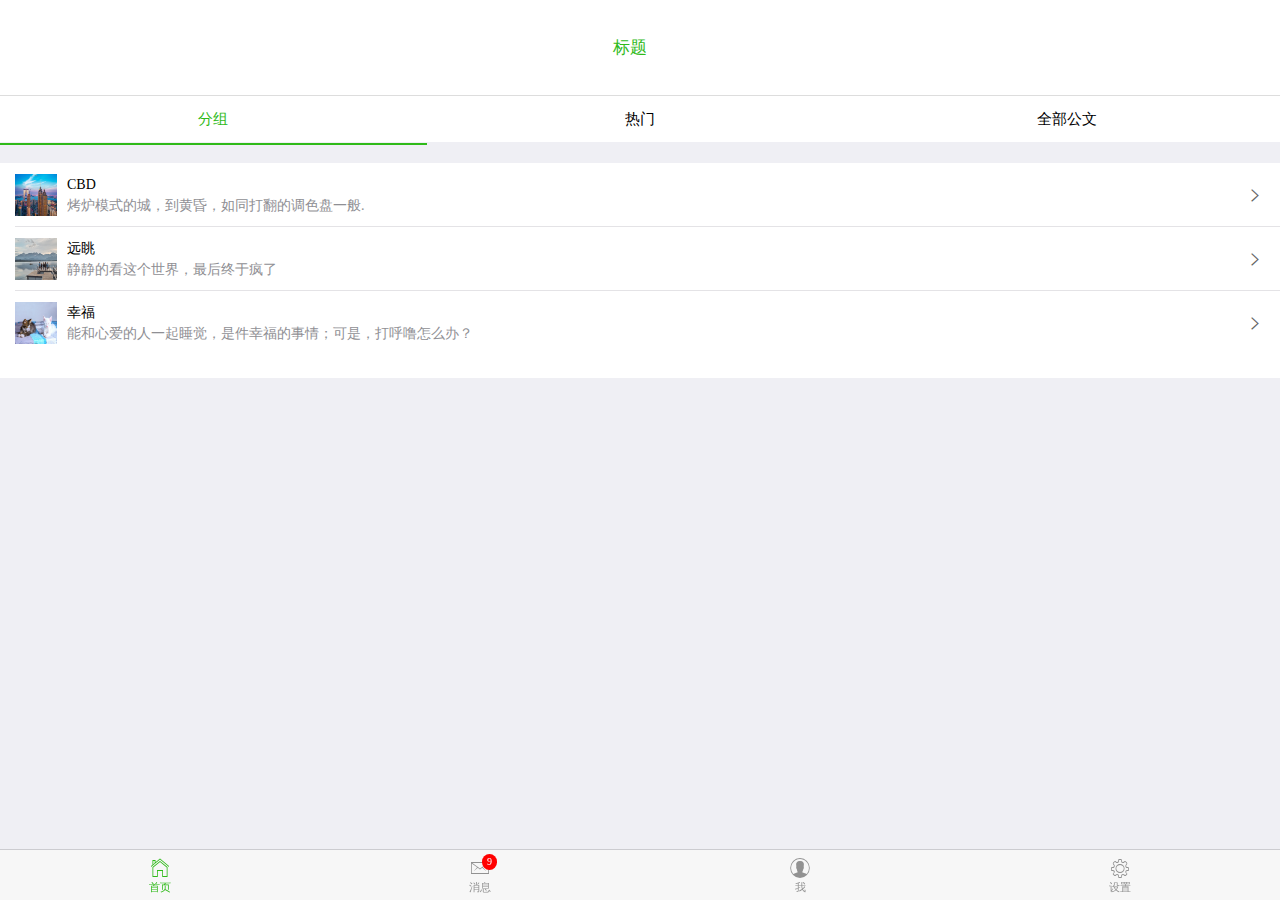
<file: native/index.html>
<!DOCTYPE html>
<html>
<head>
    <meta charset="utf-8">
    <meta name="viewport" content="width=device-width,initial-scale=1,minimum-scale=1,maximum-scale=1,user-scalable=no" />
    <title></title>
    <link href="css/mui.min.css" rel="stylesheet"/>
    <script src="js/flexible.js"></script>
    <link rel="stylesheet" type="text/css" href="css/css.css"/>
</head>
	<script src="js/jquery-1.8.3.min.js"></script>
	<style>
		.mui-control-content {
			background-color: white;
			min-height: 215px;
		}
		.mui-control-content .mui-loading {
			margin-top: 50px;
		}
		.title{
				margin: 20px 15px 10px;
				color: #6d6d72;
				font-size: 15px;
			}
			
			.oa-contact-cell.mui-table .mui-table-cell {
				padding: 11px 0;
				vertical-align: middle;
			}
			
			.oa-contact-cell {
				position: relative;
				margin: -11px 0;
			}
	
			.oa-contact-avatar {
				width: 75px;
			}
			.oa-contact-avatar img {
				border-radius: 50%;
			}
			.oa-contact-content {
				width: 100%;
			}
			.oa-contact-name {
				margin-right: 20px;
			}
			.oa-contact-name, oa-contact-position {
				float: left;
			}
		</style>
<body class="news">
		<header class="hadnav">
		    <h1 class="mui-title">标题</h1>
		</header>
		<div class="mui-content">
			<div id="slider" class="mui-slider">
				<div id="sliderSegmentedControl" class="mui-slider-indicator mui-segmented-control mui-segmented-control-inverted">
					<a class="mui-control-item mui-active" href="#item1mobile">
						分组
					</a>
					<a class="mui-control-item" href="#item2mobile">
						热门
					</a>
					<a class="mui-control-item" href="#item3mobile">
						全部公文
					</a>
				</div>
				<div id="sliderProgressBar" class="mui-slider-progress-bar mui-col-xs-4"></div>
				<div class="mui-slider-group">
					<div id="item1mobile" class="mui-slider-item mui-control-content mui-active">
						<div id="scroll1" class="mui-scroll-wrapper">
							<div class="mui-scroll">
								<ul class="mui-table-view mui-table-view-chevron">
									<li class="mui-table-view-cell mui-media">
										<a class="mui-navigate-right">
											<img class="mui-media-object mui-pull-left" src="img/cbd.jpg">
											<div class="mui-media-body">
												CBD
												<p class='mui-ellipsis'>烤炉模式的城，到黄昏，如同打翻的调色盘一般.</p>
											</div>
										</a>
									</li>
									<li class="mui-table-view-cell mui-media">
										<a class='mui-navigate-right' href="javascript:;">
											<img class="mui-media-object mui-pull-left" src="img/yuantiao.jpg">
											<div class="mui-media-body">
												远眺
												<p class='mui-ellipsis'>静静的看这个世界，最后终于疯了</p>
											</div>
										</a>
									</li>
									<li class="mui-table-view-cell mui-media">
										<a class="mui-navigate-right">
											<img class="mui-media-object mui-pull-left" src="img/shuijiao.jpg">
											<div class="mui-media-body">
												幸福
												<p class='mui-ellipsis'>能和心爱的人一起睡觉，是件幸福的事情；可是，打呼噜怎么办？</p>
											</div>
										</a>
									</li>
								</ul>
							</div>
						</div>
					</div>
					<div id="item2mobile" class="mui-slider-item mui-control-content">
						<div id="scroll2" class="mui-scroll-wrapper">
							<div class="mui-scroll">
								<div class="mui-loading">
									<div class="mui-spinner">
									</div>
								</div>
							</div>
						</div>

					</div>
					<div id="item3mobile" class="mui-slider-item mui-control-content">
						<div id="scroll3" class="mui-scroll-wrapper">
							<div class="mui-scroll">
								<div class="mui-loading">
									<div class="mui-spinner">
									</div>
								</div>
							</div>
						</div>

					</div>
				</div>
			</div>
		</div>
		<nav class="mui-bar mui-bar-tab">
			<a class="mui-tab-item mui-active" href="#tabbar">
				<span class="mui-icon mui-icon-home"></span>
				<span class="mui-tab-label">首页</span>
			</a>
			<a class="mui-tab-item" href="#tabbar-with-chat">
				<span class="mui-icon mui-icon-email"><span class="mui-badge">9</span></span>
				<span class="mui-tab-label">消息</span>
			</a>
			<a class="mui-tab-item" href="#tabbar-with-contact">
				<span class="mui-icon mui-icon-contact"></span>
				<span class="mui-tab-label">我</span>
			</a>
			<a class="mui-tab-item" href="#tabbar-with-map">
				<span class="mui-icon mui-icon-gear"></span>
				<span class="mui-tab-label">设置</span>
			</a>
		</nav>
		<script src="js/mui.js"></script>
		<script>
			mui.init({
				swipeBack: false
			});
			(function($) {
				$('.mui-scroll-wrapper').scroll({
					indicators: true //是否显示滚动条
				});
				var str ='<ul class="mui-table-view mui-table-view-chevron">'+
									'<li class="mui-table-view-cell mui-media">'+
										'<a class="mui-navigate-right">'+
											'<img class="mui-media-object mui-pull-left" src="img/cbd.jpg">'+
											'<div class="mui-media-body">'+
												'CBD'+
												'<p class="mui-ellipsis">烤炉模式的城，到黄昏，如同打翻的调色盘一般.</p>'+
											'</div>'+
										'</a>'+
									'</li>'+
									'<li class="mui-table-view-cell mui-media">'+
										'<a class="mui-navigate-right" href="javascript:;">'+
											'<img class="mui-media-object mui-pull-left" src="img/yuantiao.jpg">'+
											'<div class="mui-media-body">'+
												'远眺'+
												'<p class="mui-ellipsis">静静的看这个世界，最后终于疯了</p>'+
											'</div>'+
										'</a>'+
									'</li>'+
									'<li class="mui-table-view-cell mui-media">'+
										'<a class="mui-navigate-right">'+
											'<img class="mui-media-object mui-pull-left" src="img/shuijiao.jpg">'+
											'<div class="mui-media-body">'+
												'幸福'+
												'<p class="mui-ellipsis">能和心爱的人一起睡觉，是件幸福的事情；可是，打呼噜怎么办？</p>'+
											'</div>'+
										'</a>'+
									'</li>'+
								'</ul>'
				var html2 = str;
				var html3 = str;
				var item2 = document.getElementById('item2mobile');
				var item3 = document.getElementById('item3mobile');
				document.getElementById('slider').addEventListener('slide', function(e) {
					if (e.detail.slideNumber === 1) {
						if (item2.querySelector('.mui-loading')) {
							setTimeout(function() {
								item2.querySelector('.mui-scroll').innerHTML = html2;
							}, 500);
						}
					} else if (e.detail.slideNumber === 2) {
						if (item3.querySelector('.mui-loading')) {
							setTimeout(function() {
								item3.querySelector('.mui-scroll').innerHTML = html3;
							}, 500);
						}
					}
				});
				var sliderSegmentedControl = document.getElementById('sliderSegmentedControl');
				$('.mui-input-group').on('change', 'input', function() {
					if (this.checked) {
						sliderSegmentedControl.className = 'mui-slider-indicator mui-segmented-control mui-segmented-control-inverted mui-segmented-control-' + this.value;
						//force repaint
						sliderProgressBar.setAttribute('style', sliderProgressBar.getAttribute('style'));
					}
				});
			})(mui);
		</script>
	</body>
</html>
</file>
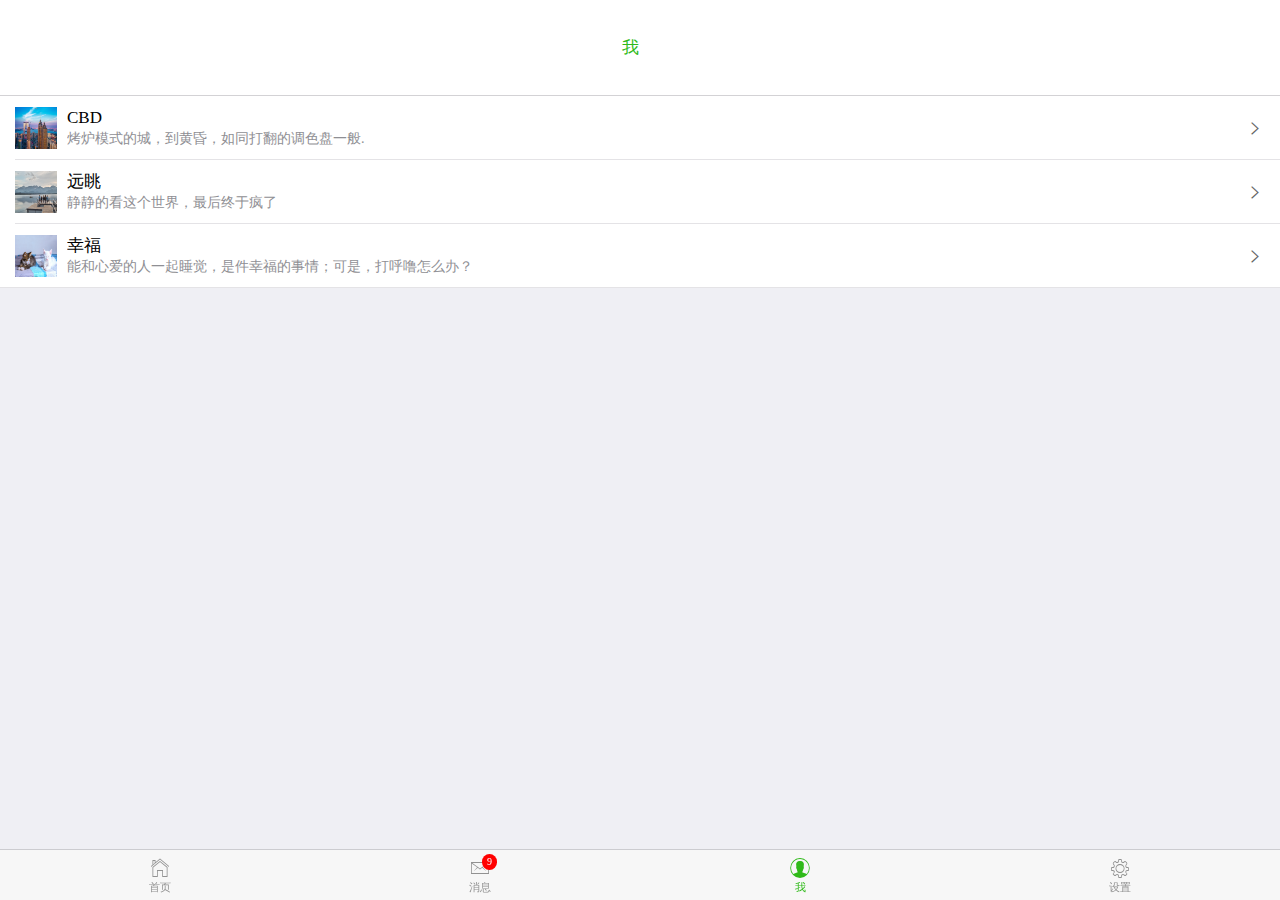
<file: native/my.html>
<!DOCTYPE html>
<html>
<head>
    <meta charset="utf-8">
    <meta name="viewport" content="width=device-width,initial-scale=1,minimum-scale=1,maximum-scale=1,user-scalable=no" />
    <title>我</title>
    <link href="css/mui.min.css" rel="stylesheet"/>
    <script src="js/flexible.js"></script>
    <link rel="stylesheet" type="text/css" href="css/css.css"/>
</head>
	<script src="js/jquery-1.8.3.min.js"></script>
	
<body class="news">
		<header class="hadnav">
		    <h1 class="mui-title">我</h1>
		</header>
		<div class="mui-content">
			<div class="first">
				<ul class="mui-table-view mui-table-view-chevron">
					<li class="mui-table-view-cell mui-media">
						<a class="mui-navigate-right">
							<img class="mui-media-object mui-pull-left" src="img/cbd.jpg">
							<div class="mui-media-body">
								CBD
								<p class='mui-ellipsis'>烤炉模式的城，到黄昏，如同打翻的调色盘一般.</p>
							</div>
						</a>
					</li>
					<li class="mui-table-view-cell mui-media">
						<a class='mui-navigate-right' href="javascript:;">
							<img class="mui-media-object mui-pull-left" src="img/yuantiao.jpg">
							<div class="mui-media-body">
								远眺
								<p class='mui-ellipsis'>静静的看这个世界，最后终于疯了</p>
							</div>
						</a>
					</li>
					<li class="mui-table-view-cell mui-media">
						<a class="mui-navigate-right">
							<img class="mui-media-object mui-pull-left" src="img/shuijiao.jpg">
							<div class="mui-media-body">
								幸福
								<p class='mui-ellipsis'>能和心爱的人一起睡觉，是件幸福的事情；可是，打呼噜怎么办？</p>
							</div>
						</a>
					</li>
				</ul>
			</div>
		</div>
		<nav class="mui-bar mui-bar-tab">
			<a class="mui-tab-item" href="#tabbar">
				<span class="mui-icon mui-icon-home"></span>
				<span class="mui-tab-label">首页</span>
			</a>
			<a class="mui-tab-item" href="#tabbar-with-chat">
				<span class="mui-icon mui-icon-email"><span class="mui-badge">9</span></span>
				<span class="mui-tab-label">消息</span>
			</a>
			<a class="mui-tab-item mui-active" href="#tabbar-with-contact">
				<span class="mui-icon mui-icon-contact"></span>
				<span class="mui-tab-label">我</span>
			</a>
			<a class="mui-tab-item" href="#tabbar-with-map">
				<span class="mui-icon mui-icon-gear"></span>
				<span class="mui-tab-label">设置</span>
			</a>
		</nav>
		<script src="js/mui.js"></script>
	</body>
</html>
</file>
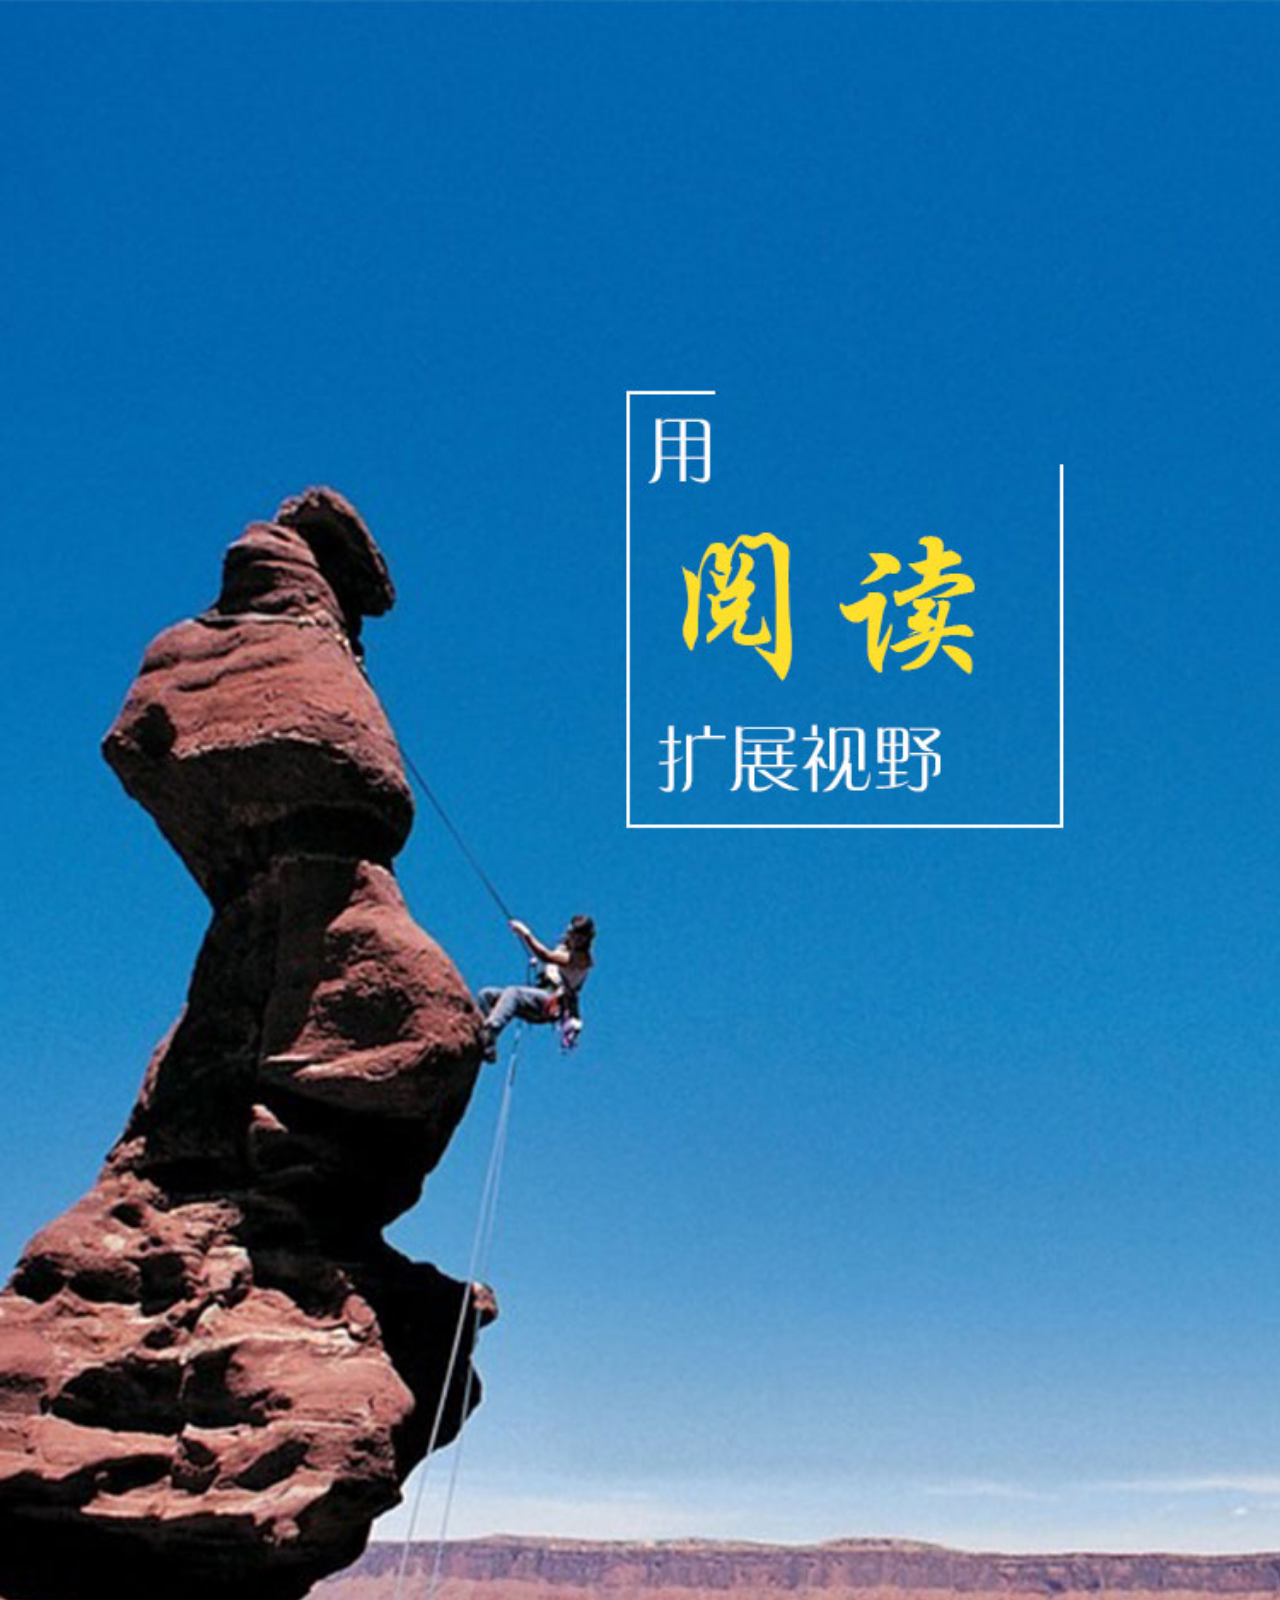
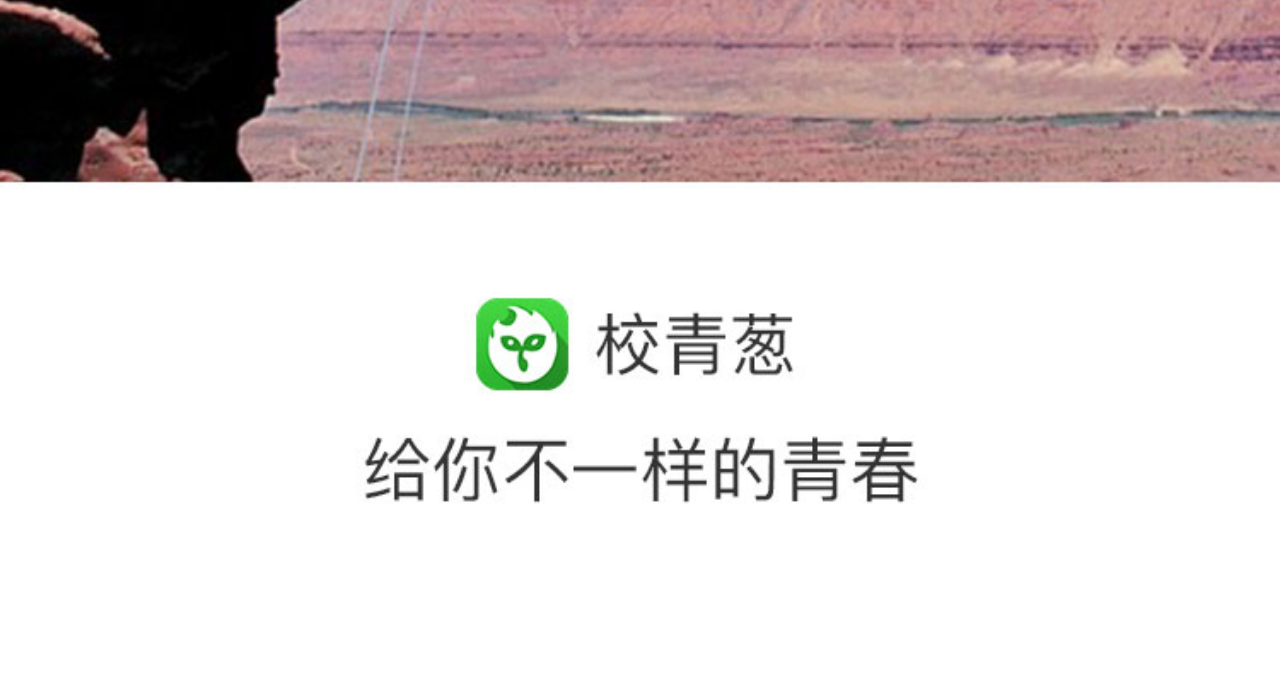
<file: native/start-up.html>
<!DOCTYPE html>
<html>
	<head>
		<meta charset="UTF-8">
		<meta name="viewport" content="width=device-width,initial-scale=1,minimum-scale=1,maximum-scale=1,user-scalable=no" />
	    <title></title>
	    <script src="js/flexible.js"></script>
	    <link rel="stylesheet" type="text/css" href="css/css.css"/>
	</head>
	<body>
		<img src="img/runbg.jpg" width="100%" />
	</body>
</html>
</file>
<file: native/css/css.css>
/* 67bcf2;  主色调   列表背景e9eff3*/
*{margin: 0; padding: 0}
body{font-family: "微软雅黑";}
header{
	display: block;
}
.hadnav{
	background: #fff;
	color: #fff;
	text-align: center;
	font-size: 1.0rem;
	height: 2.4rem;
	width: 100%;
	border-bottom: 1px solid #dddddd;
}
.hadnav .mui-title{
	line-height: 2.4rem;
	color: #2fba19;
}
/*tab 切换*/
.news .mui-segmented-control .mui-control-item{
	line-height: 46px;
}
/*高亮*/
.news .mui-segmented-control.mui-segmented-control-inverted~.mui-slider-progress-bar{
	background: #2fba19;
	margin-top: 1px;
}
.news .mui-segmented-control.mui-segmented-control-inverted .mui-control-item.mui-active{
	color: #2fba19;
}
.news .mui-slider .mui-segmented-control.mui-segmented-control-inverted~.mui-slider-group .mui-slider-item{
	border-top:0;
}
.news .mui-bar-tab .mui-tab-item.mui-active{
	color: #2fba19;
}
.news .mui-slider-indicator.mui-segmented-control{
	background: #fff;
}
.news .mui-slider .mui-slider-group{
	margin-top: 18px;
}
.news .mui-navigate-right:after, .mui-push-right:after{
	color: #656565;
	font-size: 20px;
}
.news .mui-slider .mui-segmented-control.mui-segmented-control-inverted~.mui-slider-group .mui-slider-item{
	border-bottom: 0px;
}
.news .mui-bar-tab{
	
}

.mui-control-item.mui-active{
	color: #2fba19;
}

.hadnav .mui-bar-nav,
.hadnav .mui-bar{
	box-shadow: 0 0 0 #fff;
	-webkit-box-shadow: 0 0 0 #fff;
}
.arrow-left{
	background: url(../img/arraw-icon.png) no-repeat;
	width: 0.95rem;
	height: 1.25rem;
	font-family: Muiicons;
    font-weight: 400;
    font-style: normal;
    line-height: 1;
    display: inline-block;
    text-decoration: none;
    -webkit-font-smoothing: antialiased;
    float: left;
    margin-top: 0.6rem;
    margin-left: 0.6rem;
}
/*列表*/
.cont-list-warp{
	background:#e9eff3;
}
</file>
